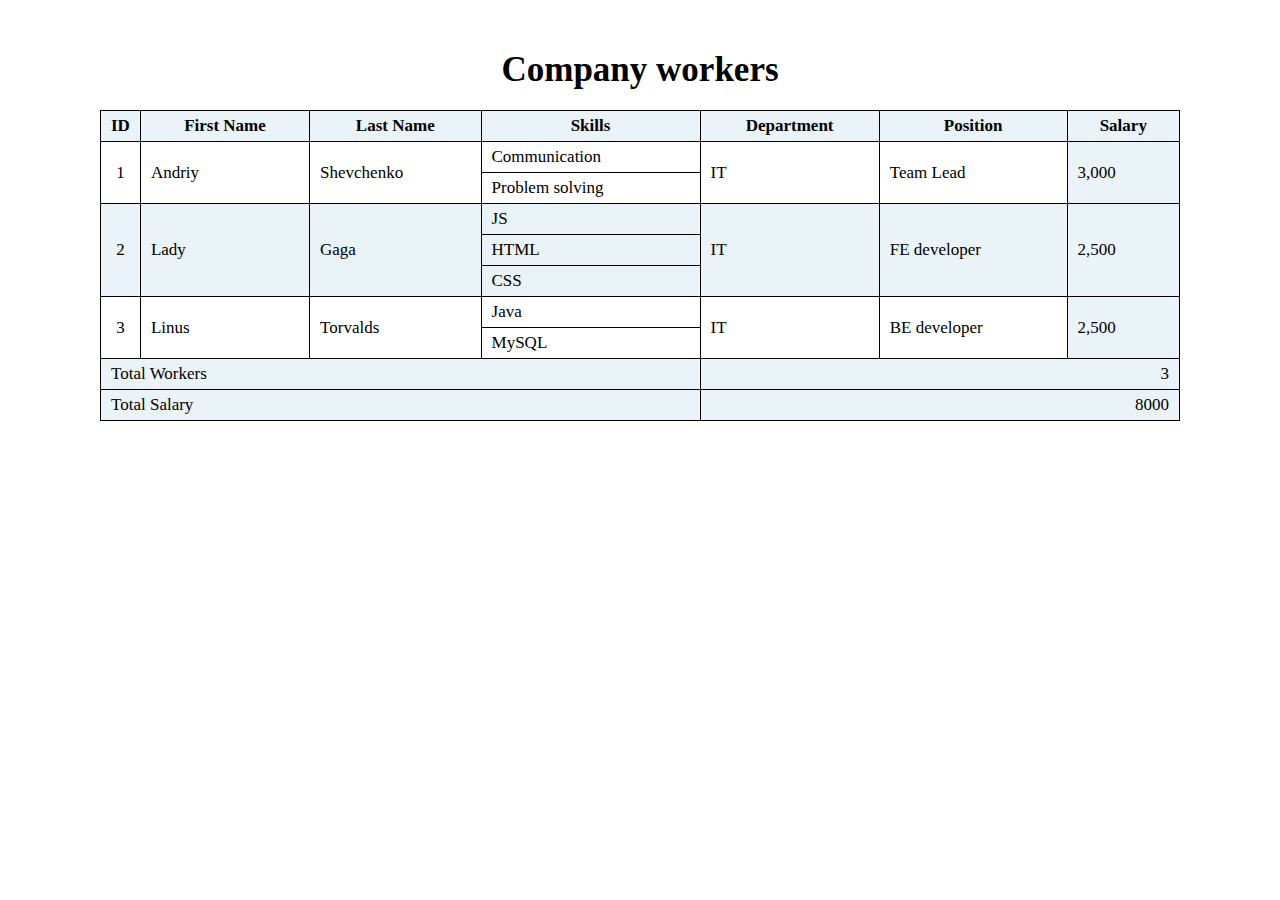
<file: 13_tables/index.html>
<!DOCTYPE html>
<html lang="en">
<head>
  <title>Table and list</title>
  <link rel="stylesheet" href="styles.css">
  <meta name="viewport" content="width=device-width, initial-scale=1">
</head>
<body>
<div class="pageContainer">
  <div class="pageContainer">
    <div class="tableContainer">
      <div class="sectionTitle">Company workers</div>
      <table>
        <thead>
          <tr class="table-striped">
            <th>ID</th>
            <th>First Name</th>
            <th>Last Name</th>
            <th>Skills</th>
            <th>Department</th>
            <th>Position</th>            
            <th>Salary</th>
          </tr>
        </thead>
        <tbody>
          <tr>
            <td rowspan="2" class="centerAlignment idColumn">1</td>
            <td rowspan="2">Andriy</td>
            <td rowspan="2">Shevchenko</td>
            <td>Communication</td>                    
            <td rowspan="2">IT</td>
            <td rowspan="2">Team Lead</td>
            <td rowspan="2" class="table-striped">3,000</td>            
          </tr>
          <tr>
            <td>Problem solving</td>
          </tr>
          <tr class="table-striped">
            <td rowspan="3" class="centerAlignment idColumn">2</td>
            <td rowspan="3">Lady</td>
            <td rowspan="3">Gaga</td>            
            <td>JS</td>
            <td rowspan="3">IT</td>
            <td rowspan="3">FE developer</td>
            <td rowspan="3">2,500</td>
          </tr>
          <tr>
            <td class="table-striped">HTML</td>
          </tr>
          <tr>
            <td class="table-striped">CSS</td>
          </tr>
          <tr>
            <td rowspan="2" class="centerAlignment idColumn">3</td>
            <td rowspan="2">Linus</td>
            <td rowspan="2">Torvalds</td>           
            <td>Java</td>
            <td rowspan="2">IT</td>
            <td rowspan="2">BE developer</td>
            <td rowspan="2" class="table-striped">2,500</td>
          </tr>
          <tr>
            <td>MySQL</td>
          </tr>
          <tr class="table-striped">
            <td colspan="4">Total Workers</td>
            <td colspan="4" class="totalValue">3</td>
          </tr>
          <tr class="table-striped">
            <td colspan="4">Total Salary</td>
            <td colspan="4" class="totalValue">8000</td>
          </tr>
        </tbody>
      </table>    
</body>
</html>
</file>
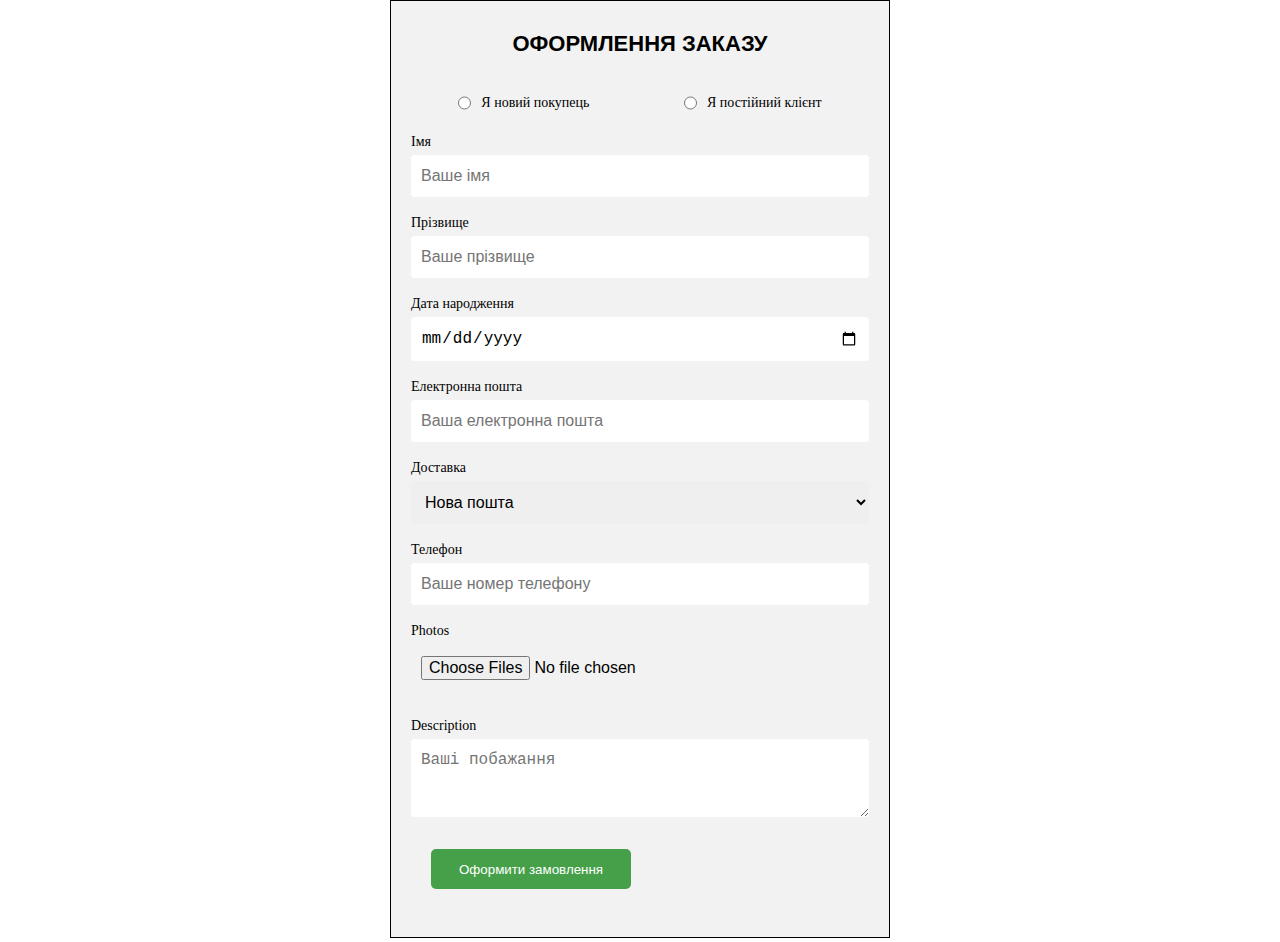
<file: forms/index.html>
<!DOCTYPE html>
<html lang="en">
<head>
  <title>Forms</title>
  <link rel="stylesheet" href="styles.css">
  <meta name="viewport" content="width=device-width, initial-scale=1">
</head>
<body>
<div class="formContainer">
    
  <form id="registerForm">
    <div class="form_name">ОФОРМЛЕННЯ ЗАКАЗУ</div> 

      <div class="flexContainer">

      <div class="formElement">     
        <div class="checkboxRadioWrapper">
          <input id="new_customer" name="new_customer" type="radio" value="new">
          <label for="new_customer" class="formLabel">Я новий покупець</label>
        </div>
      </div>      

      <div class="formElement">     
        <div class="checkboxRadioWrapper">
          <input id="regular_customer" name="regular_customer" type="radio" value="regular"/>
          <label for="regular_customer" class="formLabel">Я постійний клієнт</label>
      </div>
     </div>
    </div>
    

    <div class="formElement">
      <label for="firstName" class="formLabel">Імя</label>
      <input id="firstName" name="firstName" class="textInput" placeholder="Ваше імя" maxlength="20" minlength="3" required>
    </div>
    <div class="formElement">
      <label for="lastName" class="formLabel">Прізвище</label>
      <input id="lastName" name="lastName" class="textInput" placeholder="Ваше прізвище" maxlength="20" minlength="3" required>
    </div>
    <div class="formElement">
      <label for="birthday" class="formLabel">Дата народження</label>
      <input id="birthday" name="birthday" class="textInput" type="date" required>
    </div>
    <div class="formElement">
      <label for="email" class="formLabel">Електронна пошта</label>
      <input id="email" name="email" class="textInput" type="email" placeholder="Ваша електронна пошта" autocomplete="off" required>
    </div>
    <div class="formElement">
      <label for="delivery" class="formLabel">Доставка</label>
      <select id="спосіб" class="textInput"  name="-оберіть спосіб доставки" required>
        <option value="УП">Укрпошта</option>
        <option value="НВ" selected="selected">Нова пошта</option>
        <option value="Meest Express">Meest Express</option>
        <option value="Делівері">Делівері</option>
      </select>
    </div>
    <div class="formElement">
        <label for="Fone" class="formLabel">Телефон</label>
        <input id="Fone" name="Fone" class="textInput" placeholder="Ваше номер телефону" maxlength="13" minlength="3" required>
      </div>
    <div class="formElement">
      <label for="photos" class="formLabel">Photos</label>
      <input id="photos" name="photos" class="textInput" type="file" placeholder="Your Photos" value="dsfsd" multiple>
    </div>
    <div class="formElement">

    <div class="formElement">
      <label for="description" class="formLabel">Description</label>
      <textarea id="description" name="description" placeholder="Ваші побажання" rows="3"  class="textInput"></textarea>
    </div>
    <button class="registerButton">Оформити замовлення</button>
  </form>
</div>
</body>
</html>
</file>
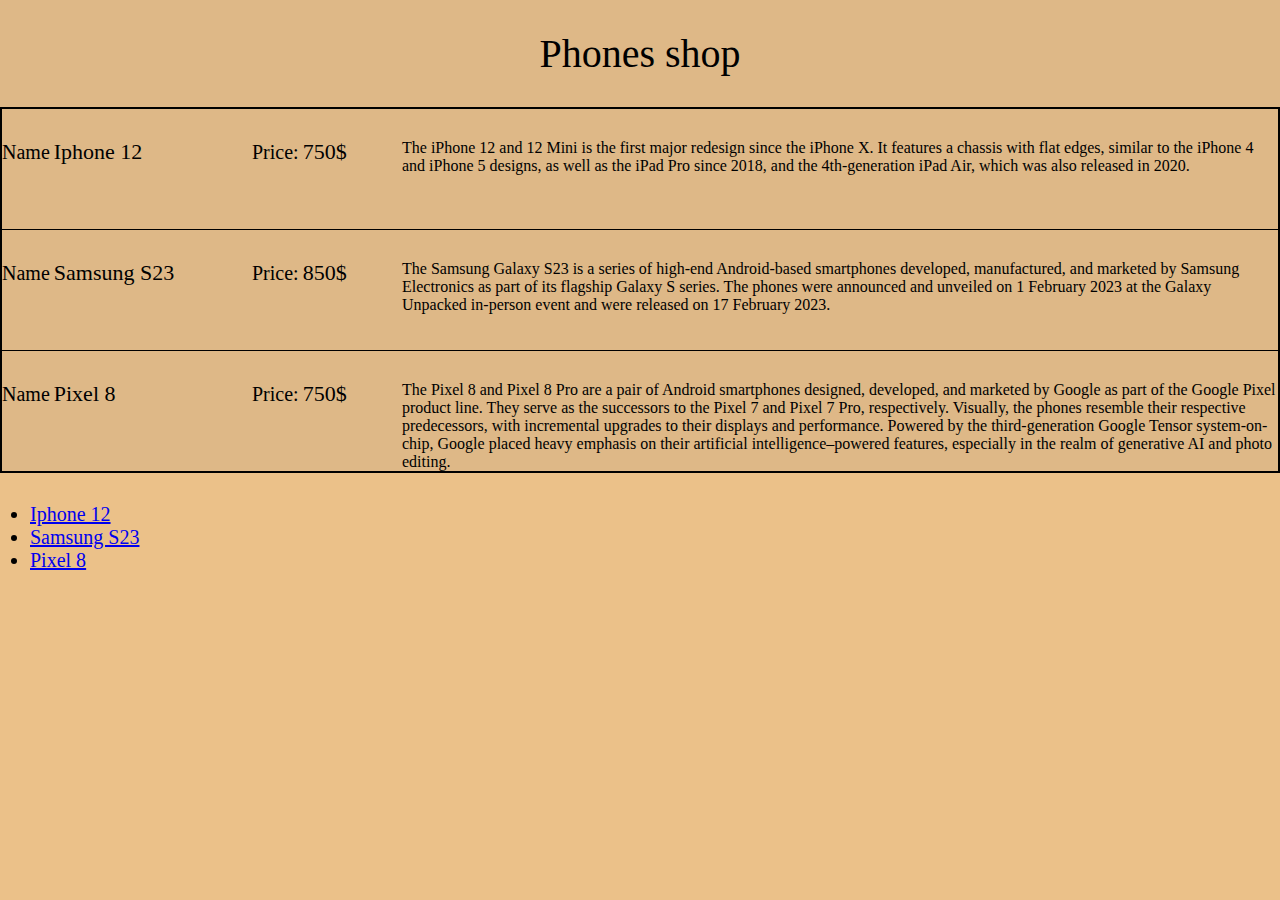
<file: grid/index.html>
<!DOCTYPE html>
<html lang="en">
<head>
  <title>task</title>
  <link rel="stylesheet" href="styles.css">
</head>
<body>
<header>
  Phones shop
</header>
<main class="productsContainer">
  <div class="productContainer">
    <div class="productInfo nameInfo">
      <span class="infoName">Name</span>
      <span class="infoValue">Iphone 12</span>
    </div>
    <div class="productInfo priceInfo">
      <span class="infoName">Price:</span>
      <span class="infoValue priceValue">750$</span>
    </div>
    <div class="productInfo description">
      The iPhone 12 and 12 Mini is the first major redesign since the iPhone X. It features a chassis with flat edges, similar to the iPhone 4 and iPhone 5 designs, as well as the iPad Pro since 2018, and the 4th-generation iPad Air, which was also released in 2020.
    </div>
  </div>
  <div class="productContainer">
    <div class="productInfo nameInfo">
      <span class="infoName">Name</span>
      <span class="infoValue">Samsung S23</span>
    </div>
    <div class="productInfo priceInfo">
      <span class="infoName">Price:</span>
      <span class="infoValue priceValue">850$</span>
    </div>
    <div class="productInfo description">
      The Samsung Galaxy S23 is a series of high-end Android-based smartphones developed, manufactured, and marketed by Samsung Electronics as part of its flagship Galaxy S series. The phones were announced and unveiled on 1 February 2023 at the Galaxy Unpacked in-person event and were released on 17 February 2023.
    </div>
  </div>
  <div class="productContainer">
    <div class="productInfo nameInfo">
      <span class="infoName">Name</span>
      <span class="infoValue">Pixel 8</span>
    </div>
    <div class="productInfo priceInfo">
      <span class="infoName">Price:</span>
      <span class="infoValue priceValue">750$</span>
    </div>
    <div class="productInfo description">
      The Pixel 8 and Pixel 8 Pro are a pair of Android smartphones designed, developed, and marketed by Google as part of the Google Pixel product line. They serve as the successors to the Pixel 7 and Pixel 7 Pro, respectively. Visually, the phones resemble their respective predecessors, with incremental upgrades to their displays and performance. Powered by the third-generation Google Tensor system-on-chip, Google placed heavy emphasis on their artificial intelligence–powered features, especially in the realm of generative AI and photo editing.
    </div>
  </div>
</main>
<footer>
  <ul class="helpLinks">
    <li class="helpLink">
      <a href="#">Iphone 12</a>
    </li>
    <li class="helpLink">
      <a href="#">Samsung S23</a>
    </li>
    <li class="helpLink">
      <a href="#">Pixel 8</a>
    </li>
  </ul>
</footer>
</body>
</html>
</file>
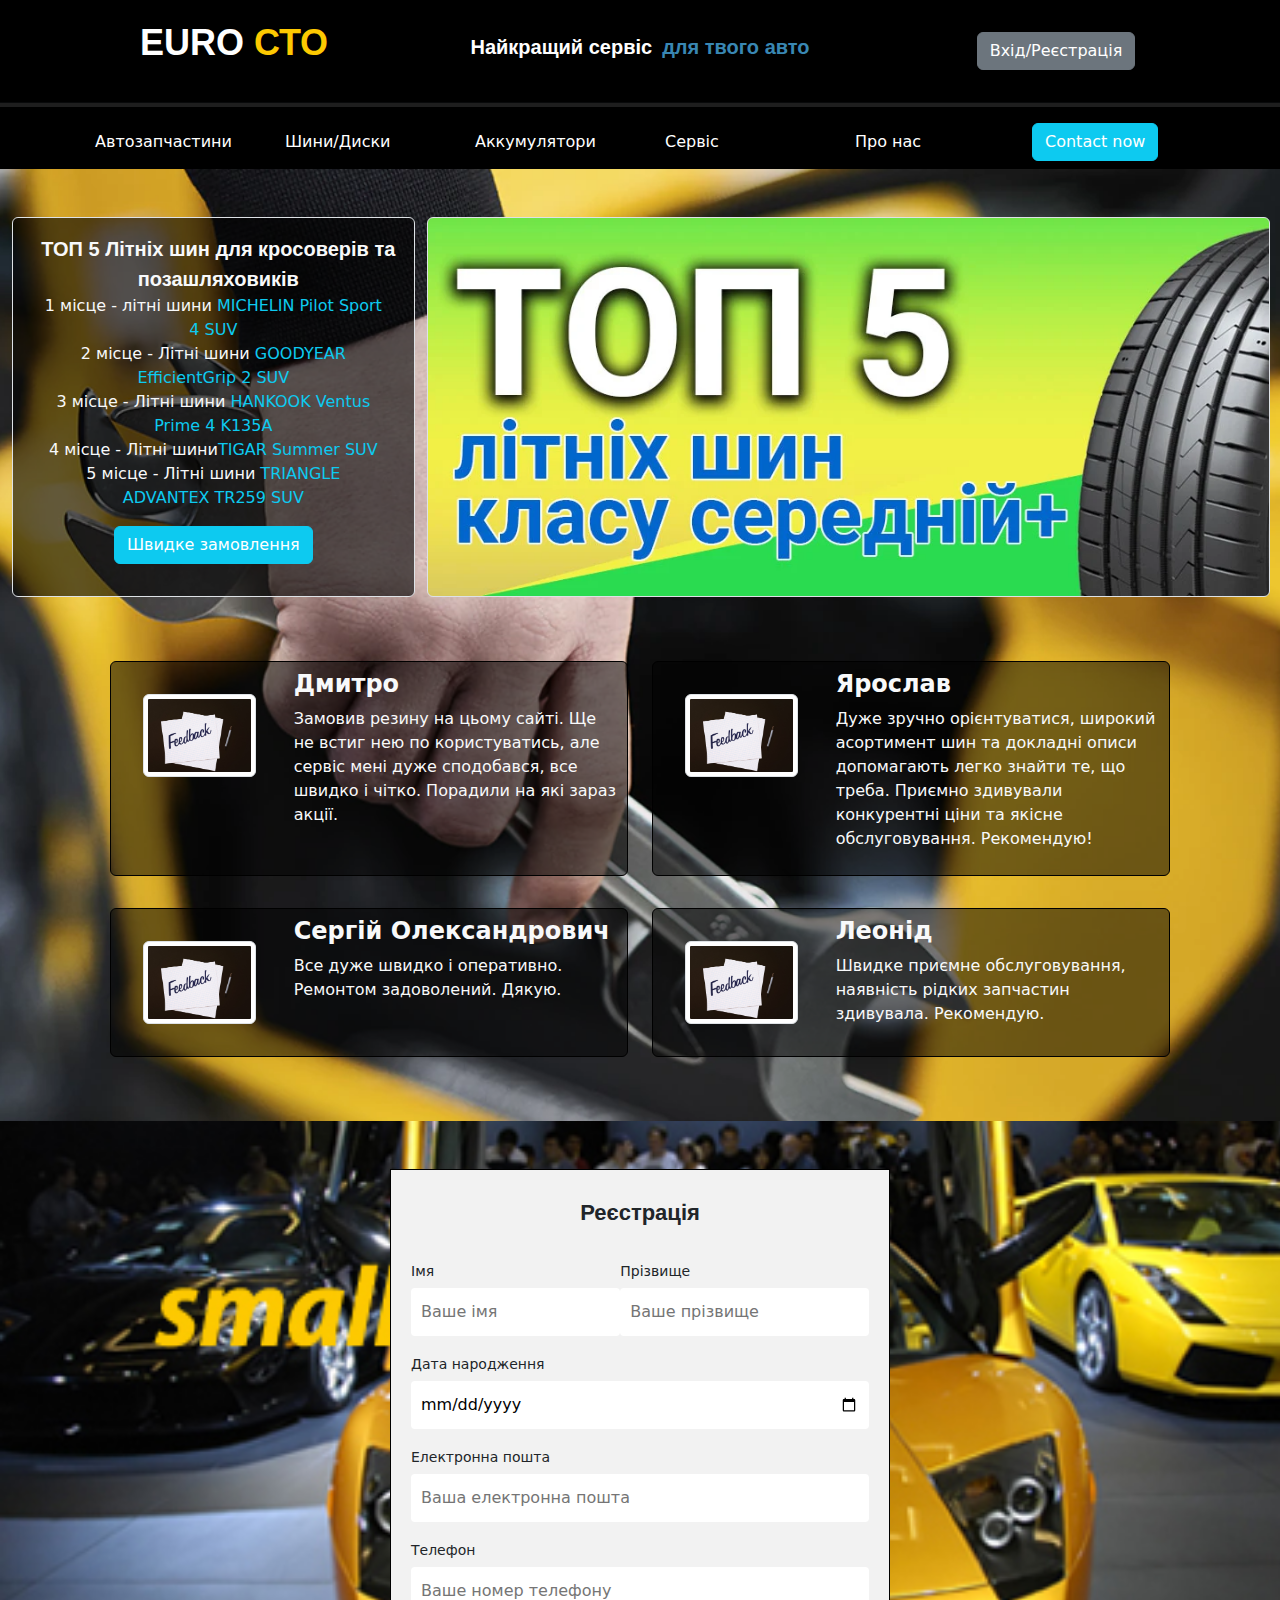
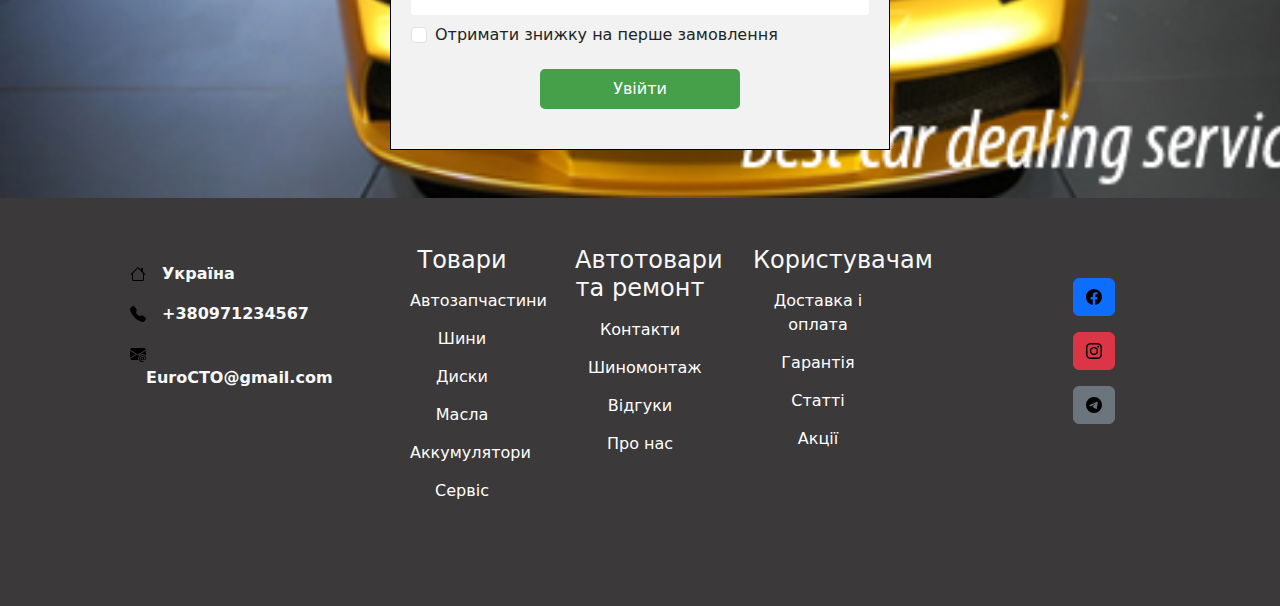
<file: Автосервис/index.html>
<!DOCTYPE html>
<html lang="en">

<head>
  <meta charset="UTF-8">
  <meta name="viewport" content="width=device-width, initial-scale=1.0">
  <title>Car repair service</title>

  <link href="https://cdn.jsdelivr.net/npm/bootstrap@5.3.3/dist/css/bootstrap.min.css" rel="stylesheet"
    integrity="sha384-QWTKZyjpPEjISv5WaRU9OFeRpok6YctnYmDr5pNlyT2bRjXh0JMhjY6hW+ALEwIH" crossorigin="anonymous">
  <link rel="stylesheet" href="styles.css">
  <link rel="stylesheet" href="style_form.css">
</head>

<body>
  <div class="header">
    <div class="container-fluid">
      <div class="row p-3">
        <div class="col-sm-3 col-lg-4 text-center">
          <div class="title ">EURO <span class="title1">СТО</span></div>
        </div>
        <div class="col-sm-5 col-lg-4 text-center">
          <div class="title2 pt-3">Найкращий сервіс<span class="title3 pt-3">для твого авто</span></div>
        </div>
        <div class="col-sm-3 col-lg-4 text-center pt-3">
          <a href="#" class="btn btn-secondary" role="button">Вхід/Реєстрація</a>
        </div>
      </div>
    </div>

    <hr id="hrline">
    <div class="container">
      <div class="row pb-2">
        <div class=" col-lg-2">
          <section id="section1">
            <button class="btn text-bg-black text-white">Автозапчастини</button>
          </section>
        </div>
        <div class=" col-lg-2">
          <section id="section2">
            <button class="btn text-bg-black text-white">Шини/Диски</button>
          </section>
        </div>
        <div class=" col-lg-2">
          <section id="section3">
            <button class="btn text-bg-black text-white">Аккумулятори</button>
          </section>
        </div>
        <div class=" col-lg-2">
          <section id="section4">
            <button class="btn text-bg-black text-white">Сервіс</button>
          </section>
        </div>
        <div class=" col-lg-2">
          <button class="btn text-bg-black text-white">Про нас</button>
        </div>
        <div class=" col-lg-2">
          <a href="#" class="btn btn-info" role="button">Contact now</a>
        </div>
      </div>
    </div>

  </div>
  <div class="main container-fluid pb-0">
    <div class="row ">
      <div class="col-lg-4">
        <div class="rounded border border-1 my-5 p-3 bg_left text-center">
          <div class="title3 text-light">ТОП 5 Літніх шин для кросоверів та позашляховиків</div>
          <div class="container title4 text-light">
            <div class="col">
              <div class="">1 місце - літні шини <span class="text-info">MICHELIN Pilot Sport 4 SUV</span> </div>
              <div class="">2 місце - Літні шини <span class="text-info">GOODYEAR EfficientGrip 2 SUV</span></div>
              <div class="">3 місце - Літні шини <span class="text-info">HANKOOK Ventus Prime 4 K135A</span></div>
              <div class="">4 місце - Літні шини<span class="text-info">TIGAR Summer SUV</span></div>
              <div class="">5 місце - Літні шини <span class="text-info">TRIANGLE ADVANTEX TR259 SUV</span></div>
              <a href="#" class="btn btn-info md-5 my my-3" role="button">Швидке замовлення</a>
            </div>
          </div>
        </div>
      </div>
      <div class="col-md bg rounded border border-1 my-5"></div>
    </div>


    <div class="container feetback pb-5">
      <div class="row m-3 mb-0">
        <div class="col-lg mb-3">
          <div class="flex_small container p-2 bg_feetback text-light rounded border border-black border-1">
            <div class="row">
              <div class="col-4">
                <img src="images/foto_feedback.jpg" class="m-4 img-thumbnail rounded img-fluid w-75" alt="аватар">
              </div>
              <div class="col-8">
                <p class="h4 fw-bold">Дмитро</p>
                <p class="pb-4">Замовив резину на цьому сайті. Ще не встиг нею по користуватись, але сервіс мені
                  дуже сподобався, все швидко і чітко. Порадили на які зараз акції.
                </p>
              </div>
            </div>
          </div>
        </div>

        <div class="col-lg">
          <div class="flex_small container p-2 bg_feetback text-light rounded border border-black border-1">
            <div class="row">
              <div class="col-4">
                <img src="images/foto_feedback.jpg" class="m-4 img-thumbnail rounded img-fluid w-75" alt="аватар">
              </div>
              <div class="col-8">
                <p class="h4 fw-bold ">Ярослав</p>
                <p>Дуже зручно орієнтуватися, широкий асортимент шин та докладні описи допомагають легко знайти те, що
                  треба.
                  Приємно здивували конкурентні ціни та якісне обслуговування. Рекомендую!
                </p>
              </div>
            </div>
          </div>
        </div>
      </div>

      <div class="row m-3 mb-0">
        <div class="col-lg mb-3">
          <div class="flex_small container p-2 bg_feetback text-light rounded border border-black border-1">
            <div class="row">
              <div class="col-4">
                <img src="images/foto_feedback.jpg" class="m-4 img-thumbnail rounded img-fluid w-75" alt="аватар">
              </div>
              <div class="col-8">
                <p class="h4 fw-bold">Сергій Олександрович</p>
                <p class="pb-4">Все дуже швидко і оперативно. Ремонтом задоволений. Дякую.</p>
              </div>
            </div>
          </div>
        </div>

        <div class="col-lg">
          <div class="flex_small container p-2 bg_feetback text-light rounded border border-black border-1">
            <div class="row">
              <div class="col-4">
                <img src="images/foto_feedback.jpg" class="m-4 img-thumbnail rounded img-fluid w-75" alt="аватар">
              </div>
              <div class="col-8">
                <p class="h4 fw-bold ">Леонід</p>
                <p>Швидке приємне обслуговування, наявність рідких запчастин здивувала. Рекомендую.</p>
              </div>
            </div>
          </div>
        </div>
      </div>
    </div>
  </div>

  <div class="form_conteiner_bg pb-5 pt-5">
    <div class="form_conteiner_center">
      <form class="registerForm">
        <div class="form_name">Реєстрація</div>

        <div class="form_conteiner_small">
          <div class="formElement">
            <label for="firstName" class="formLabel">Імя</label>
            <input id="firstName" name="firstName" class="textInput" placeholder="Ваше імя" maxlength="20" minlength="3"
              required>
          </div>
          <div class="formElement ">
            <label for="lastName" class="formLabel">Прізвище</label>
            <input id="lastName" name="lastName" class="textInput" placeholder="Ваше прізвище" maxlength="20"
              minlength="3" required>
          </div>
        </div>
        <div class="formElement">
          <label for="birthday" class="formLabel">Дата народження</label>
          <input id="birthday" name="birthday" class="textInput" type="date" required>
        </div>
        <div class="formElement">
          <label for="email" class="formLabel">Електронна пошта</label>
          <input id="email" name="email" class="textInput" type="email" placeholder="Ваша електронна пошта"
            autocomplete="off" required>
        </div>

        <div class="formElement">
          <label for="Fone" class="formLabel">Телефон</label>
          <input id="Fone" name="Fone" class="textInput" placeholder="Ваше номер телефону" maxlength="13" minlength="3"
            required>
        </div>

        <div class="form-check">
          <input class="form-check-input" type="checkbox" id="checkbox1">
          <label class="form-check-label" for="checkbox1">Отримати знижку на перше замовлення</label>
        </div>
        <button class="registerButton">Увійти</button>
      </form>
    </div>
  </div>

  <div class="container_footer">
    <div class="container-md my-5 mt-0 p-5 mb-0">
      <div class="row">
        <div class="col-lg-3 pb-5">
          <div class="container  text-light mt-3">

            <div class="pb-3 "><img src="./images/house.svg" alt="Адреса :"><span class="fw-bold m-3  ">Україна</span>
            </div>
            <div class="pb-3 "><img src="./images/telephone-fill.svg " alt="Телефон :"><span
                class="fw-bold ms-3 ">+380971234567</span></div>
            <div class=""><img src="./images/envelope-at-fill.svg" alt="E-mail :"><span
                class="fw-bold m-3 ">EuroCTO@gmail.com</span>
            </div>

          </div>
        </div>

        <div class="col-lg-2 pb-5">
          <div class=" container text-light text-center">
            <h4 class="footer_h4_font_color w-100">Товари</h4>
            <a href="#section1" class="btn w-100 ">Автозапчастини</a>
            <a href="#section2" class="btn w-100">Шини</a>
            <a href="#section2" class="btn w-100">Диски</a>
            <a href="123" class="btn w-100">Масла</a>
            <a href="#section3" class="btn w-100">Аккумулятори</a>
            <a href="#section4" class="btn w-100">Сервіс</a>
          </div>
        </div>

        <div class="col-lg-2 ml-5 pb-5">
          <div class=" container text-light text-center">
            <h4>Автотовари та ремонт</h4>
            <a href="#section1" class="btn w-100">Контакти</a>
            <a href="#section2" class="btn w-100">Шиномонтаж</a>
            <a href="#section2" class="btn w-100">Відгуки</a>
            <a href="123" class="btn w-100">Про нас</a>
          </div>
        </div>

        <div class="col-lg-2 ml-5 pb-5">
          <div class=" container text-light text-center">
            <h4>Користувачам</h4>
            <a href="#section1" class="btn w-100">Доставка і оплата</a>
            <a href="#section2" class="btn w-100">Гарантія</a>
            <a href="#section2" class="btn w-100">Статті</a>
            <a href="123" class="btn w-100">Акції</a>
          </div>
        </div>

        <div class="col-lg"></div>
        <div class="col-lg">
          <div class="container socials ">
            <div class="social-icons mt-4 ml-2">
              <span><a href="https://facebook.com" class="btn btn-primary m-2" target="_blank" aria-label="Facebook">
                  <img src="images/socials/facebook.svg"></a></span>
              <span><a href="https://instagram.com" class="btn btn-danger m-2" target="_blank" aria-label="Instagram">
                  <img src="images/socials/instagram.svg"></a></span>
              <span><a href="https://telegram.com" class="btn btn-secondary m-2" target="_blank" aria-label="Telegram">
                  <img src="images/socials/telegram.svg"></a></span>
            </div>
          </div>
        </div>
      </div>
    </div>
  </div>
</body>

</html>
</file>
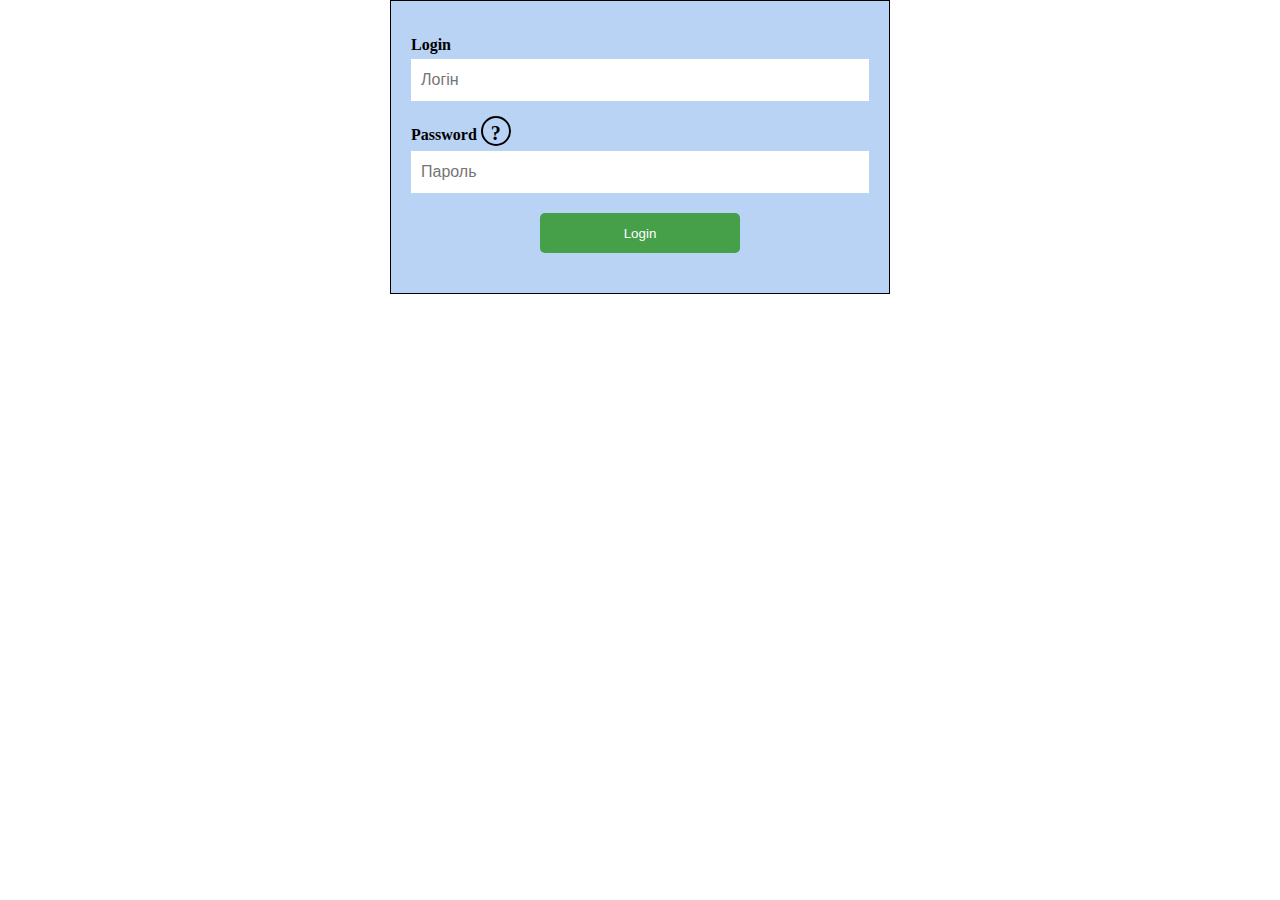
<file: логін_форма/index.html>
<!DOCTYPE html>
<html lang="en">
<head>
  <title>Forms</title>
  <link rel="stylesheet" href="styles.css">
  <meta name="viewport" content="width=device-width, initial-scale=1">
</head>
<body>

<div class="formContainer">

    <form id="registerForm">
   
        <div class="formElement">
            <p">Login</p>
            <input id="Login" class="textInput" placeholder="Логін" maxlength="20" minlength="3" required>
         </div>
        <div class="formElement">
           <div>Password 
            <span class="tooltip"><span class="ring">?</span><span class="tooltiptext">Must be at last 8 characters.</span></span>
        </div>
           <input id="Password" class="textInput" placeholder="Пароль" maxlength="20" minlength="3" required>
       </div>       
     
    <button class="registerButton">Login</button>    
    
  </div>   
    
</body>
</html>
</file>
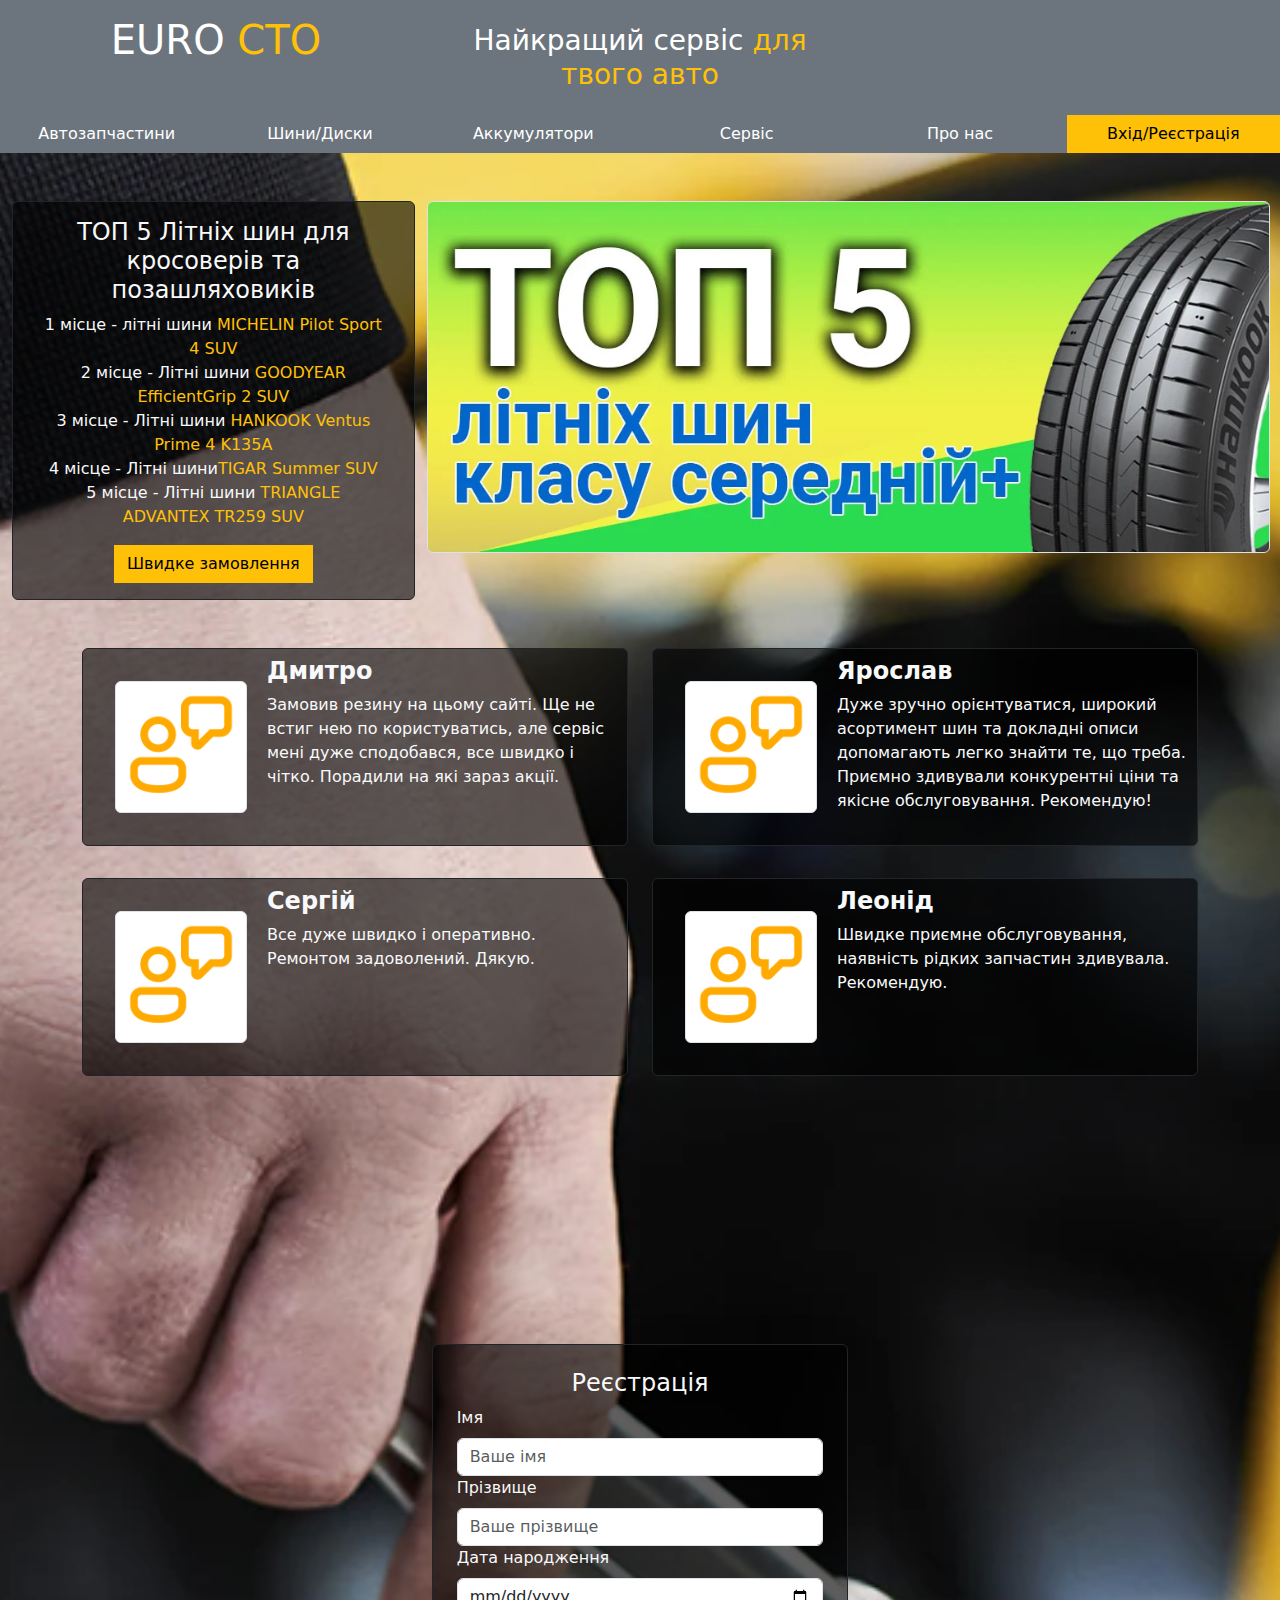
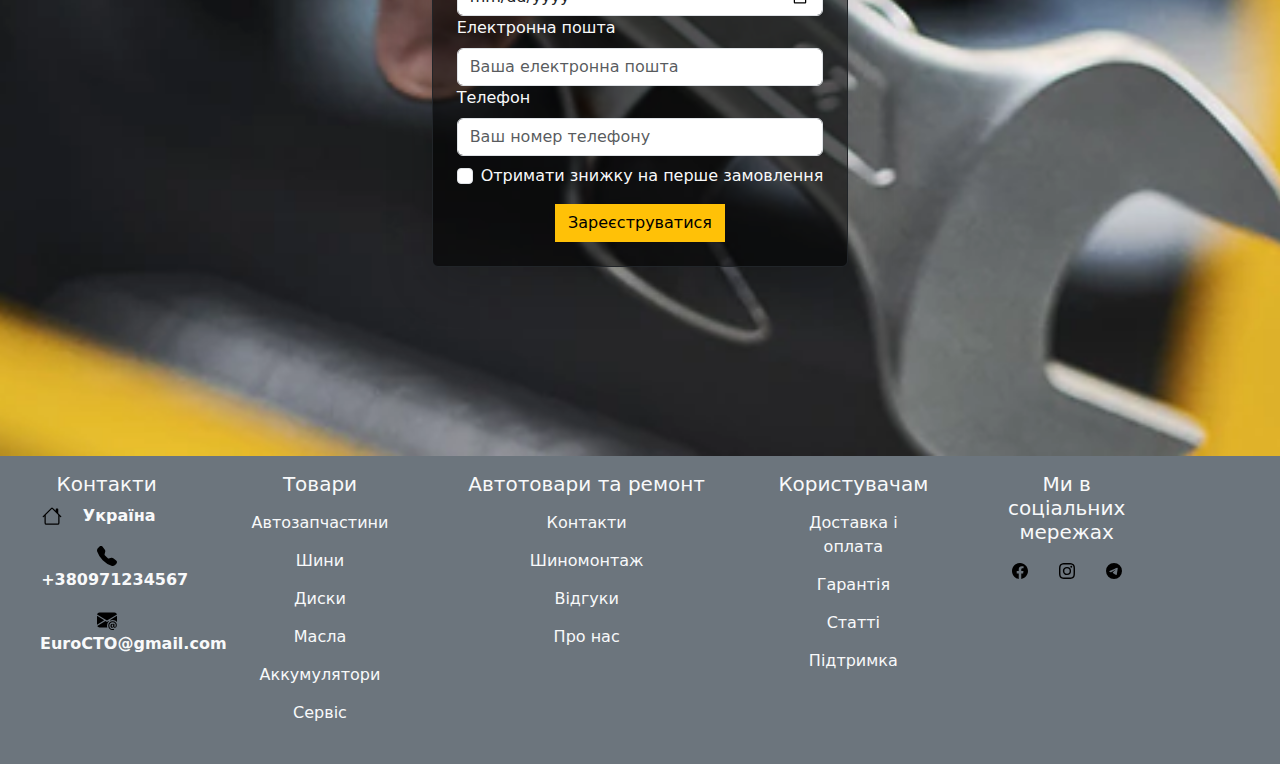
<file: Автосервис/AutoService/index.html>
<!DOCTYPE html>
<html lang="en">

<head>
  <meta charset="UTF-8">
  <meta name="viewport" content="width=device-width, initial-scale=1.0">
  <title>Car repair service</title>

  <link href="https://cdn.jsdelivr.net/npm/bootstrap@5.3.3/dist/css/bootstrap.min.css" rel="stylesheet"
    integrity="sha384-QWTKZyjpPEjISv5WaRU9OFeRpok6YctnYmDr5pNlyT2bRjXh0JMhjY6hW+ALEwIH" crossorigin="anonymous">
  <link rel="stylesheet" href="styles.css">
</head>

<body>
  <div class="container-fluid p-0">
    <header class="row p-3 bg-secondary text-white">
      <div class="col-sm-12 col-lg-4 text-center">
        <div class="h1">EURO <span class="text-warning">СТО</span></div>
      </div>
      <div class="col-sm-12 col-lg-4 text-center">
        <div class="h3 pt-2">Найкращий сервіс<span class="text-warning"> для твого авто</span></div>
      </div>
    </header>

    <nav class="navbar navbar-expand-lg navbar-secondary bg-secondary w-100 p-0">
      <div class="container-fluid p-0">
        <button class="navbar-toggler" type="button" data-bs-toggle="collapse" data-bs-target="#navbarNav"
          aria-controls="navbarNav" aria-expanded="false" aria-label="Toggle navigation">
          <span class="navbar-toggler-icon"></span>
        </button>
        <div class="collapse navbar-collapse" id="navbarNav">
          <ul class="navbar-nav w-100">
            <li class="nav-item col-6 col-lg-2">
              <button class="btn btn-secondary w-100 rounded-0">Автозапчастини</button>
            </li>
            <li class="nav-item col-6 col-lg-2">
              <button class="btn btn-secondary w-100 rounded-0">Шини/Диски</button>
            </li>
            <li class="nav-item col-6 col-lg-2">
              <button class="btn btn-secondary w-100 rounded-0">Аккумулятори</button>
            </li>
            <li class="nav-item col-6 col-lg-2">
              <button class="btn btn-secondary w-100 rounded-0">Сервіс</button>
            </li>
            <li class="nav-item col-6 col-lg-2">
              <button class="btn btn-secondary w-100 rounded-0">Про нас</button>
            </li>
            <li class="nav-item col-6 col-lg-2">
              <a href="#" class="btn btn-warning w-100 rounded-0" role="button">Вхід/Реєстрація</a>
            </li>
          </ul>
        </div>
      </div>
    </nav>
  </div>

  <div class="main container-fluid pb-0">
    <div class="row">
      <div class="col-lg-4">
        <div class="rounded border border-dark border-1 my-5 p-3 bg-box text-center">
          <div class="h4 text-light">ТОП 5 Літніх шин для кросоверів та позашляховиків</div>
          <div class="container text-light">
            <div class="col">
              <div class="">1 місце - літні шини <span class="text-warning">MICHELIN Pilot Sport 4 SUV</span></div>
              <div class="">2 місце - Літні шини <span class="text-warning">GOODYEAR EfficientGrip 2 SUV</span></div>
              <div class="">3 місце - Літні шини <span class="text-warning">HANKOOK Ventus Prime 4 K135A</span></div>
              <div class="">4 місце - Літні шини<span class="text-warning">TIGAR Summer SUV</span></div>
              <div class="">5 місце - Літні шини <span class="text-warning">TRIANGLE ADVANTEX TR259 SUV</span></div>
              <a href="#" class="btn btn-warning mt-3" role="button">Швидке замовлення</a>
            </div>
          </div>
        </div>
      </div>
      <div class="col-md bg-top rounded border border-1 my-5 "></div>
    </div>
    <div class="container pb-5">
      <div class="row mb-3">
        <div class="col-lg mb-3">
          <div class="d-flex container p-2 bg-box text-light rounded border border-dark">
            <div class="col-4">
              <img src="images/feedback.png" class="m-4 img-thumbnail rounded img-fluid w-75" alt="аватар">
            </div>
            <div class="col-8">
              <p class="h4 fw-bold">Дмитро</p>
              <p class="pb-4">Замовив резину на цьому сайті. Ще не встиг нею по користуватись, але сервіс мені
                дуже сподобався, все швидко і чітко. Порадили на які зараз акції.
              </p>
            </div>
          </div>
        </div>
        <div class="col-lg">
          <div class="d-flex container p-2 bg-box text-light rounded border border-dark">
            <div class="col-4">
              <img src="images/feedback.png" class="m-4 img-thumbnail rounded img-fluid w-75" alt="аватар">
            </div>
            <div class="col-8">
              <p class="h4 fw-bold">Ярослав</p>
              <p>Дуже зручно орієнтуватися, широкий асортимент шин та докладні описи допомагають легко знайти те, що
                треба.
                Приємно здивували конкурентні ціни та якісне обслуговування. Рекомендую!
              </p>
            </div>
          </div>
        </div>
      </div>

      <div class="row mb-3">
        <div class="col-lg mb-3">
          <div class="d-flex container p-2 bg-box text-light rounded border border-dark">
            <div class="col-4">
              <img src="images/feedback.png" class="m-4 img-thumbnail rounded img-fluid w-75" alt="аватар">
            </div>
            <div class="col-8">
              <p class="h4 fw-bold">Сергій</p>
              <p class="pb-4">Все дуже швидко і оперативно. Ремонтом задоволений. Дякую.</p>
            </div>
          </div>
        </div>

        <div class="col-lg">
          <div class="d-flex container p-2 bg-box text-light rounded border border-dark">
            <div class="col-4">
              <img src="images/feedback.png" class="m-4 img-thumbnail rounded img-fluid w-75" alt="аватар">
            </div>
            <div class="col-8">
              <p class="h4 fw-bold">Леонід</p>
              <p>Швидке приємне обслуговування, наявність рідких запчастин здивувала. Рекомендую.</p>
            </div>
          </div>
        </div>
      </div>
    </div>

    <div class="container d-flex justify-content-center align-items-center min-vh-100">
      <form class="p-4 rounded border border-dark shadow-lg bg-box text-light">
        <div class="h4 text-center">Реєстрація</div>
        <div class="form-group">
          <label for="firstName" class="form-label">Імя</label>
          <input id="firstName" name="firstName" class="form-control" placeholder="Ваше імя" maxlength="20"
            minlength="3" required>
        </div>
        <div class="form-group">
          <label for="lastName" class="form-label">Прізвище</label>
          <input id="lastName" name="lastName" class="form-control" placeholder="Ваше прізвище" maxlength="20"
            minlength="3" required>
        </div>
        <div class="form-group">
          <label for="birthday" class="form-label">Дата народження</label>
          <input id="birthday" name="birthday" class="form-control" type="date" required>
        </div>
        <div class="form-group">
          <label for="email" class="form-label">Електронна пошта</label>
          <input id="email" name="email" class="form-control" type="email" placeholder="Ваша електронна пошта"
            autocomplete="off" required>
        </div>

        <div class="form-group">
          <label for="Fone" class="form-label">Телефон</label>
          <input id="Fone" name="Fone" class="form-control" placeholder="Ваш номер телефону" maxlength="13"
            minlength="3" required>
        </div>

        <div class="form-check mt-2">
          <input class="form-check-input" type="checkbox" id="checkbox1">
          <label class="form-check-label" for="checkbox1">Отримати знижку на перше замовлення</label>
        </div>
        <div class="mt-3 text-center">
          <button type="submit" class="btn btn-warning">Зареєструватися</button>
        </div>
      </form>
    </div>
  </div>

  <footer class="container-fluid bg-secondary py-3">
    <div class="row text-light">
      <div class="col-lg-2 mb-3">
        <div class="container text-center">
          <p class="h5">Контакти</p>
          <div class="pb-3">
            <img src="./images/house.svg" alt="Адреса" class="icon-footer">
            <span class="fw-bold m-3">Україна</span>
          </div>
          <div class="pb-3">
            <img src="./images/telephone-fill.svg" alt="Телефон" class="icon-footer">
            <span class="fw-bold ms-3">+380971234567</span>
          </div>
          <div>
            <img src="./images/envelope-at-fill.svg" alt="E-mail" class="icon-footer">
            <span class="fw-bold m-3">EuroCTO@gmail.com</span>
          </div>
        </div>
      </div>
      <div class="col-lg-2 mb-3">
        <div class="container text-center">
          <p class="h5">Товари</p>
          <a href="#section1" class="btn w-100 text-light">Автозапчастини</a>
          <a href="#section2" class="btn w-100 text-light">Шини</a>
          <a href="#section2" class="btn w-100 text-light">Диски</a>
          <a href="123" class="btn w-100 text-light">Масла</a>
          <a href="#section3" class="btn w-100 text-light">Аккумулятори</a>
          <a href="#section4" class="btn w-100 text-light">Сервіс</a>
        </div>
      </div>
      <div class="col-lg-3 mb-3">
        <div class="container text-center">
          <p class="h5">Автотовари та ремонт</p>
          <a href="#section1" class="btn w-100 text-light">Контакти</a>
          <a href="#section2" class="btn w-100 text-light">Шиномонтаж</a>
          <a href="#section2" class="btn w-100 text-light">Відгуки</a>
          <a href="123" class="btn w-100 text-light">Про нас</a>
        </div>
      </div>
      <div class="col-lg-2 mb-3">
        <div class="container text-center">
          <p class="h5">Користувачам</p>
          <a href="#section1" class="btn w-100 text-light">Доставка і оплата</a>
          <a href="#section2" class="btn w-100 text-light">Гарантія</a>
          <a href="#section2" class="btn w-100 text-light">Статті</a>
          <a href="123" class="btn w-100 text-light">Підтримка</a>
        </div>
      </div>
      <div class="col-lg-2 mb-3">
        <div class="container text-center">
          <p class="h5">Ми в соціальних мережах</p>
          <span>
            <a href="https://facebook.com" class="btn" target="_blank" aria-label="Facebook">
              <img src="images/socials/facebook.svg">
            </a>
          </span>
          <span>
            <a href="https://instagram.com" class="btn" target="_blank" aria-label="Instagram">
              <img src="images/socials/instagram.svg">
            </a>
          </span>
          <span>
            <a href="https://telegram.com" class="btn" target="_blank" aria-label="Telegram">
              <img src="images/socials/telegram.svg">
            </a>
          </span>
        </div>
      </div>
    </div>
  </footer>
</body>

</html>
</file>
<file: 13_tables/styles.css>
* {
    margin: 0;
    padding: 0;
    box-sizing: border-box;
}


.pageContainer {
    display: block;
    justify-content: center;
    margin: 50px auto;
    width: 100%;

}

.tableContainer, .listsContainer {
    margin: 0 100px;
}

.sectionTitle {
    text-align: center;
    font-size: 35px;
    font-weight: bold;
    margin: 20px 0;
}

table {
    width: 100%;
    border-collapse: collapse;    
}

.table-striped {
    background-color: #e9f3f8;
}

td,th {
    border:1px solid black;
    padding: 5px 10px;
    font-size: 17px;
}

.centerAlignment {
    text-align: center;
}

.idColumn {
    width: 20px;
}


.totalValue {
    text-align: right;
}

.subSectionTitle {
    text-align: left;
    font-size: 23px;
    font-weight: bold;
    margin: 10px 20px;
}

ul, ol {
    margin-left: 80px;
}

li {
    font-size: 18px;
}
</file>
<file: forms/styles.css>
* {
    margin: 0;
    padding: 0;
    box-sizing: border-box;
}

.formContainer {
    display: flex;
    flex-direction: column;
    align-items: center;
    width: 100%;
}

.form_name{
    font:  bold 22px Arial;
    text-align: center;
    margin-top:10px;
    margin-bottom: 25px;
    

}

.flexContainer{
    display: flex;
    justify-content: space-around;
    
}


#registerForm {
    display: flex;
    flex-direction: column;
    width: 100%;
    max-width: 500px;
    border: 1px solid black;
    padding: 20px;
    background-color: #f2f2f2;
}

.formElement {
    margin: 8px 0;
}

.formLabel {
    font-size: 14px;
}

.textInput {
    width: 100%;
    margin-top: 5px;
    padding: 12px 10px;
    font-size: 16px;
    border: none;
    border-radius: 4px;
    cursor: pointer;
}

.textInput:focus {
    outline: 1px solid darkslategrey;
}

.registerButton {
    width: 200px;
    height: 40px;
    background-color: #45a049;
    border-radius: 5px;
    color: white;
    margin: 20px;
    border: none;
    align-self: center;
    cursor: pointer;
}

.registerButton:hover {
    background-color: green;
}

.checkboxRadioWrapper {
    display: flex;
    margin: 5px 0;
}

.squareCheckbox {
    display: none;
}
і
.checkboxLabel {
    display: flex;
    align-items: center;
}

.checkboxLabel::before {
    content: "";
    width: 13px;
    height: 13px;
    display: block;
    border: 3px solid gray;
    margin-right: 10px;
}


input[type="radio"] {
    margin-right: 10px;
}
</file>
<file: grid/styles.css>
* {
    margin: 0;
    padding: 0;
    box-sizing: border-box;
}

body{
    background-color: hsl(34, 71%, 73%);
}

header{
    width: 100%;
    text-align: center;
    font-size: 40px;
    padding: 30px 0;
    background-color: burlywood;
}

.productsContainer{
    display: grid;
    background-color: black;
    gap: 1px 1px;
    border: 2px solid black;
    grid-template-rows: repeat(3, 1fr); 
    grid-template-columns: 1fr;
    
   
}
    
.productContainer{
    display: grid;
    background-color: burlywood;
    row-gap:  50px;
    column-gap: 50px;    
    grid-template-columns: 200px 100px auto;
    grid-template-rows: 1fr;
    padding-top: 30px;

}


.productInfo nameInfo{
    display: grid;    
    background-color: white; 
    grid-template-columns: 1fr; 
    grid-template-rows: repeat(2, 1fr);
}

.infoName{
    
}

.infoName{
    font-size: 20px;   
}

.infoValue{
    font-size: 22px;
}

.productInfo description{
    font-size: 20px;
}

footer{
    margin: 30px;   
}

.helpLinks{
    font-size: 20px;

}
</file>
<file: Автосервис/styles.css>
* {
    margin: 0;
    padding: 0;
    box-sizing: border-box;
}

.header{
    width: 100%;
    height: auto;
    background-color:#000000;
    margin: auto;
}

.titlebg{	
    width: 100%;
    height: 100px;
}

.title{
	font-family:Arial, Helvetica, sans-serif;
	font-size:36px;
	font-weight:bold;
	color:#FFFFFF;
	padding-inline-start: 20px;	
}

.title1{
	font-family:Arial, Helvetica, sans-serif;
	font-size:36px;
	font-weight:bold;
	color:#fdc901;
	
}

.title2{
	font-family: Arial, Helvetica, sans-serif;
	font-size: 20px;
	font-weight: bold;
	color:#FFFFFF;	
}

.title3{
	font-family:Arial, Helvetica, sans-serif;
	font-size: 20px;
	font-weight:bold;
	color:#3987b3;	
	padding-left: 10px;
}

.title4_button{
	font-family:Arial, Helvetica, sans-serif;
	font-size: 20px;	
	font-weight: bold;	
	width: 210px;
	height: 40px;		
	border-radius: 5px;
	color: white;
	border: none;
	text-align: center;
	cursor: pointer;
}	

.title4_button:hover{
	background-color: rgb(38, 58, 235);
}

#hrline{
    width: 100%;
    height: 5px;
    background-color:#787878;
    }

.menu{
	display: flex;
	justify-content: space-between;
    align-items: center;
    width: 100%;
    height: 80px;
}

.menu_button1{
	font-family:Arial, Helvetica, sans-serif;
	font-size: 20px;
	font-weight: bold;
	color: white;
	padding-inline-start: 20px;
}

.menu_button2{
	font-family:Arial, Helvetica, sans-serif;
	font-size: 20px;
	font-weight: bold;
	color: white;
}

.menu_button3{
	font-family:Arial, Helvetica, sans-serif;
	font-size: 20px;
	font-weight: bold;
	color: white;
}

.menu_button4{
	font-family:Arial, Helvetica, sans-serif;
	font-size: 20px;
	font-weight: bold;
	color: white;
}

.menu_button5{
	font-family:Arial, Helvetica, sans-serif;
	font-size: 20px;
	font-weight: bold;
	color: white;
	padding-inline-end: 20px;
}

.main{
		
	background-image: url(images/bg1.webp);
	background-repeat:no-repeat;
    background-size: cover;
	background-position: center;	
}

.bg{
	background-image: url(images/sum_wh1.jpg);
	background-repeat:no-repeat;
    background-size: cover;
	margin-right: 10px;	
}

.bg_left{
	background-color: rgba(0, 0, 0, 0.6);
}

.bg_feetback{
	background-color: rgba(0, 0, 0, 0.5);

}

.Name{
	font: bold;
}

.form_conteiner_bg{
	background-image: url(images/bg.jpg);
	background-repeat:no-repeat;
    background-size: cover;
	margin-top: 0px;
}

.container_footer{
	background-color: #3b3939;
}

.btn{
	color: white;
}

@media only screen and (max-width: 768px) {
     {
        padding-left: 3rem;
    
  }
}
</file>
<file: Автосервис/style_form.css>
.formContainer {
    display: flex;
    flex-direction: column;
    align-items: center;
    width: 100%;
}

.form_conteiner_center{
    display: flex;
    justify-content: center;
    align-items: center;
}

.form_conteiner_small{
    display: flex;
    flex-direction: row;
    padding-right: 0px;
}

.form_name{
    font:  bold 22px Arial;
    text-align: center;
    margin-top:10px;
    margin-bottom: 25px;
    

}


.registerForm {
    display: flex;
    flex-direction: column;
    width: 100%;
    max-width: 500px;
    border: 1px solid black;
    padding: 20px;
    background-color: #f2f2f2;
}

.formElement {
    margin: 8px 0;
}

.formLabel {
    font-size: 14px;
}

.textInput {
    width: 100%;
    margin-top: 5px;
    padding: 12px 10px;
    font-size: 16px;
    border: none;
    border-radius: 4px;
    cursor: pointer;
}

.textInput:focus {
    outline: 1px solid darkslategrey;
}

.registerButton {
    width: 200px;
    height: 40px;
    background-color: #45a049;
    border-radius: 5px;
    color: white;
    margin: 20px;
    border: none;
    align-self: center;
    cursor: pointer;
}

.registerButton:hover {
    background-color: green;
}


.checkboxLabel::before {
    content: "";
    width: 13px;
    height: 13px;
    display: block;
    border: 3px solid gray;
    margin-right: 10px;
}


@media only screen and (max-width: 768px) {
    .form_conteiner_small {
        display: flex;
        flex-direction: column;
    }
    .form_conteiner_small {
        font-size: 25px;
      }
    
  }
</file>
<file: логін_форма/styles.css>
* {
  margin: 0;
  padding: 0;
  box-sizing: border-box;
}

#registerForm {
  display: flex;
  flex-direction: column;
  width: 100%;
  max-width: 500px;
  border: 1px solid black;
  padding: 20px;
  background-color: #b9d3f5;
}


.formContainer {
    display: flex;
    flex-direction: column;
    align-items: center;
    width: 100%;
}

.formElement{
  padding-top: 15px;
  font-weight: bold;
}

.textInput {
  width: 100%;
  margin-top: 5px;
  padding: 12px 10px;
  font-size: 16px;
  border: none;
  cursor: pointer;
}

.ring {
  display: inline-block; /* Чтобы элемент не занимал всю ширину */
  width: 30px; /* Ширина кольца */
  height: 30px; /* Высота кольца */
  border: 2px solid black; /* Черная рамка */
  border-radius: 50%; /* Делает элемент круглым */
  text-align: center; /* Центрирует текст внутри */
  line-height: 30px; /* Центрирует символ вертикально */
  font-size: 20px; /* Размер символа */
  
}

.tooltip {
  position: relative;
  display: inline-block;  
  width: 10px;
  font-size: 20px; 

}

.tooltip .tooltiptext {
  visibility: hidden;
  width: 120px;
  background-color: black;
  color: #fff;
  text-align: center;
  border-radius: 6px;
  padding: 5px 0;
   

  /* Position the tooltip */
  position: absolute;
  
}

.tooltip:hover .tooltiptext {
  visibility: visible;
}

.registerButton {
  width: 200px;
  height: 40px;
  background-color: #45a049;
  border-radius: 5px;
  color: white;
  margin: 20px;
  border: none;
  align-self:center;
  cursor: pointer;
}

.registerButton:hover {
  background-color: green;
}
</file>
<file: Автосервис/AutoService/styles.css>
body, html {
  overflow-x: hidden;
}

.btn {
  border-radius: 0 !important;
}

.main {
    background-image: url(images/main-bg.webp);
    background-repeat: no-repeat;
    background-size: cover;
    background-position: center;
}

.bg-top {
	background-image: url(images/tires.jpg);
	background-size: cover;
	/* background-position: center; */
	background-repeat: no-repeat;
    /* height: 245px; */
    height: 22rem;
    margin-right: 10px;
}

.bg-box {
    background-color: rgba(0, 0, 0, 0.6);
}

.bg-main {
    background-color: rgba(0, 0, 0, 0.5);
}

.icon-footer {
    width: 20px;
    height: 20px;
    vertical-align: middle;
}
</file>
